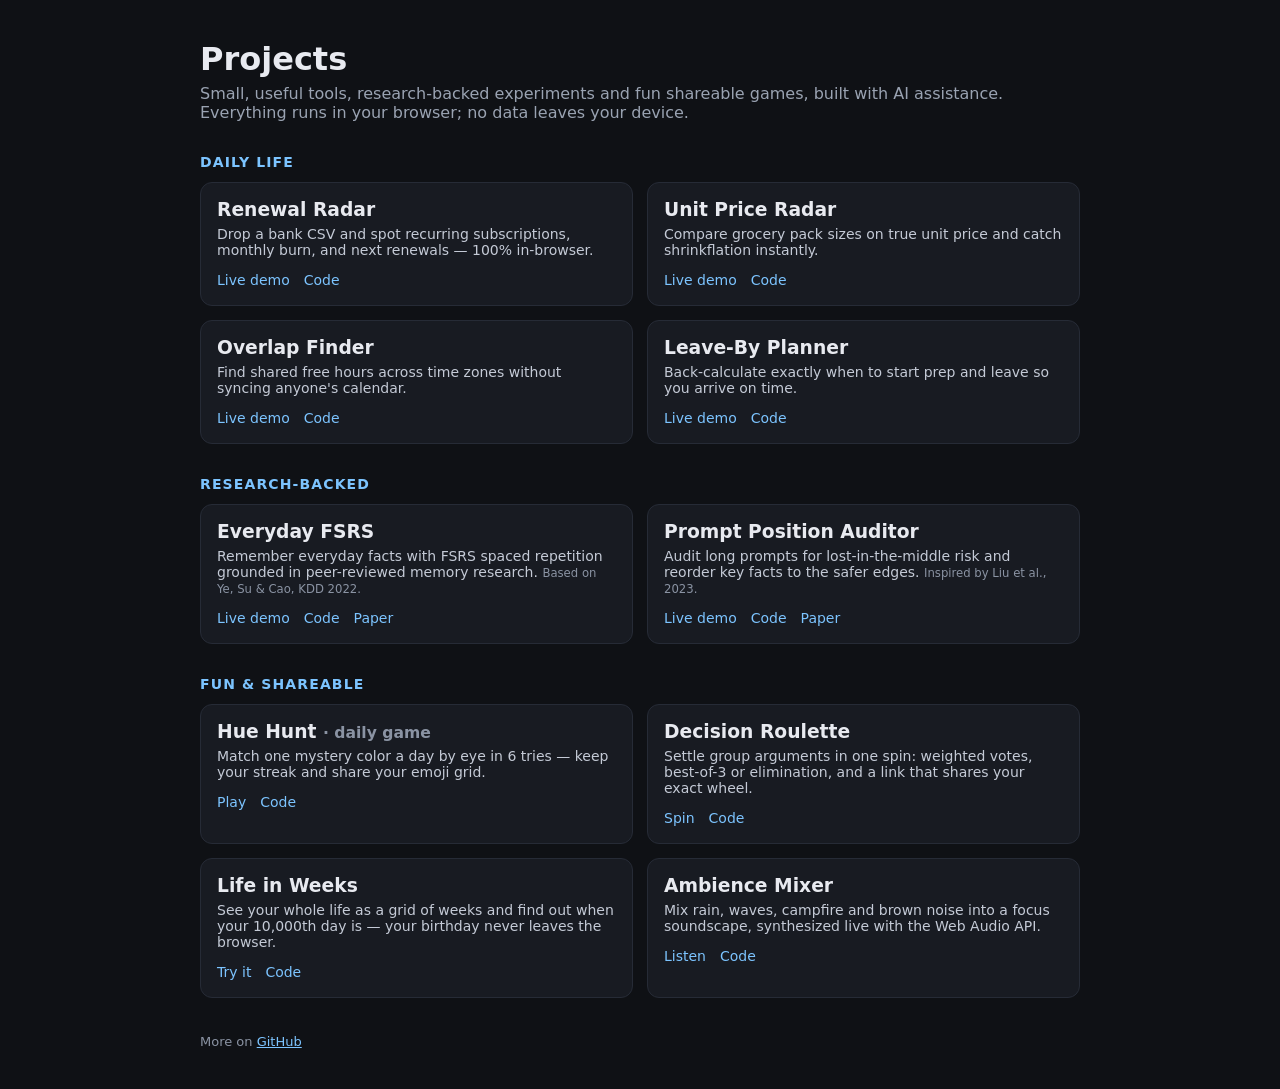
<file: index.html>
<!doctype html><html lang="en"><head><meta charset="utf-8"><meta name="viewport" content="width=device-width,initial-scale=1"><title>Projects · gvggo</title><meta name="description" content="10 small web apps by gvggo: daily-life tools, research-backed experiments, and fun shareable games. Everything runs in your browser."><meta property="og:title" content="Projects · gvggo"><meta property="og:description" content="Daily-life tools, research-backed experiments, and fun shareable games — all running in your browser."><meta property="og:url" content="https://gvggo.github.io/"><meta property="og:image" content="https://gvggo.github.io/hue-hunt/og.png"><meta name="twitter:card" content="summary_large_image">
<style>body{font-family:system-ui,sans-serif;background:#0f1115;color:#e8eaf0;margin:0}main{max-width:880px;margin:0 auto;padding:40px 20px}h1{margin:0 0 6px}p.s{color:#9aa3b2;margin:0 0 28px}h2{font-size:14px;text-transform:uppercase;letter-spacing:.08em;color:#7cc4ff;margin:32px 0 12px}.g{display:grid;grid-template-columns:repeat(auto-fit,minmax(380px,1fr));gap:14px}.c{background:#181b22;border:1px solid #262b36;border-radius:12px;padding:16px}.c h3{margin:0 0 6px}.c p{margin:0 0 12px;color:#c4cad6;font-size:14px}.c a{color:#7cc4ff;margin-right:14px;font-size:14px;text-decoration:none}.c a:hover{text-decoration:underline}small{color:#8a93a3}footer{margin-top:36px;color:#8a93a3;font-size:13px}</style></head><body><main>
<h1>Projects</h1><p class="s">Small, useful tools, research-backed experiments and fun shareable games, built with AI assistance. Everything runs in your browser; no data leaves your device.</p>
<h2>Daily life</h2><div class="g">
<div class="c"><h3>Renewal Radar</h3><p>Drop a bank CSV and spot recurring subscriptions, monthly burn, and next renewals — 100% in-browser.</p><a href="https://gvggo.github.io/renewal-radar/">Live demo</a><a href="https://github.com/gvggo/renewal-radar">Code</a></div>
<div class="c"><h3>Unit Price Radar</h3><p>Compare grocery pack sizes on true unit price and catch shrinkflation instantly.</p><a href="https://gvggo.github.io/unit-price-radar/">Live demo</a><a href="https://github.com/gvggo/unit-price-radar">Code</a></div>
<div class="c"><h3>Overlap Finder</h3><p>Find shared free hours across time zones without syncing anyone's calendar.</p><a href="https://gvggo.github.io/timezone-overlap/">Live demo</a><a href="https://github.com/gvggo/timezone-overlap">Code</a></div>
<div class="c"><h3>Leave-By Planner</h3><p>Back-calculate exactly when to start prep and leave so you arrive on time.</p><a href="https://gvggo.github.io/leave-by-planner/">Live demo</a><a href="https://github.com/gvggo/leave-by-planner">Code</a></div></div>
<h2>Research-backed</h2><div class="g">
<div class="c"><h3>Everyday FSRS</h3><p>Remember everyday facts with FSRS spaced repetition grounded in peer-reviewed memory research. <small>Based on Ye, Su &amp; Cao, KDD 2022.</small></p><a href="https://gvggo.github.io/everyday-fsrs/">Live demo</a><a href="https://github.com/gvggo/everyday-fsrs">Code</a><a href="https://doi.org/10.1145/3534678.3539081">Paper</a></div>
<div class="c"><h3>Prompt Position Auditor</h3><p>Audit long prompts for lost-in-the-middle risk and reorder key facts to the safer edges. <small>Inspired by Liu et al., 2023.</small></p><a href="https://gvggo.github.io/prompt-position-auditor/">Live demo</a><a href="https://github.com/gvggo/prompt-position-auditor">Code</a><a href="https://arxiv.org/abs/2307.03172">Paper</a></div></div>
<h2>Fun &amp; shareable</h2><div class="g">
<div class="c"><h3>Hue Hunt <small>· daily game</small></h3><p>Match one mystery color a day by eye in 6 tries — keep your streak and share your emoji grid.</p><a href="https://gvggo.github.io/hue-hunt/">Play</a><a href="https://github.com/gvggo/hue-hunt">Code</a></div>
<div class="c"><h3>Decision Roulette</h3><p>Settle group arguments in one spin: weighted votes, best-of-3 or elimination, and a link that shares your exact wheel.</p><a href="https://gvggo.github.io/decision-roulette/">Spin</a><a href="https://github.com/gvggo/decision-roulette">Code</a></div>
<div class="c"><h3>Life in Weeks</h3><p>See your whole life as a grid of weeks and find out when your 10,000th day is — your birthday never leaves the browser.</p><a href="https://gvggo.github.io/life-in-weeks/">Try it</a><a href="https://github.com/gvggo/life-in-weeks">Code</a></div>
<div class="c"><h3>Ambience Mixer</h3><p>Mix rain, waves, campfire and brown noise into a focus soundscape, synthesized live with the Web Audio API.</p><a href="https://gvggo.github.io/ambience-mixer/">Listen</a><a href="https://github.com/gvggo/gvggo.github.io/tree/main/ambience-mixer">Code</a></div></div>
<footer>More on <a style="color:#7cc4ff" href="https://github.com/gvggo">GitHub</a></footer></main></body></html>
</file>
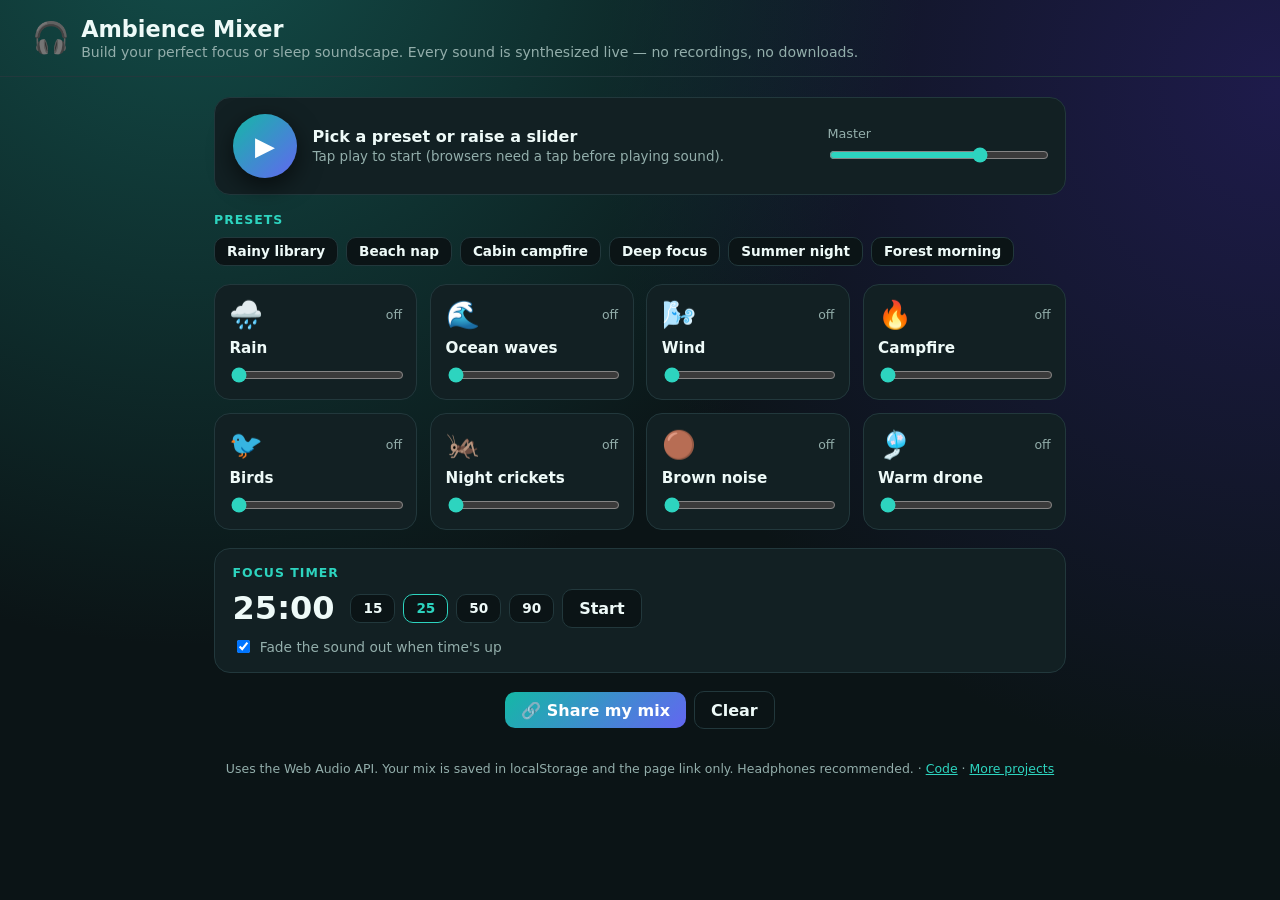
<file: ambience-mixer/index.html>
<!DOCTYPE html>
<html lang="en">
<head>
  <meta charset="UTF-8" />
  <meta name="viewport" content="width=device-width, initial-scale=1" />
  <title>Ambience Mixer — mix rain, fire, waves &amp; focus</title>
  <meta name="description" content="Mix your own focus or sleep soundscape — rain, ocean, campfire, birds, crickets, brown noise — all generated live in your browser. Share your mix with one link." />
  <meta property="og:type" content="website" />
  <meta property="og:title" content="Ambience Mixer — make your own focus soundscape" />
  <meta property="og:description" content="Rain + campfire + brown noise? Mix it, set a focus timer, share the exact mix with a link. Every sound is synthesized live — no audio files." />
  <meta property="og:url" content="https://gvggo.github.io/ambience-mixer/" />
  <meta property="og:image" content="https://gvggo.github.io/ambience-mixer/og.png" />
  <meta name="twitter:card" content="summary_large_image" />
  <meta name="theme-color" content="#0b1416" />
  <link rel="icon" href="data:image/svg+xml,<svg xmlns='http://www.w3.org/2000/svg' viewBox='0 0 100 100'><text y='.9em' font-size='90'>🎧</text></svg>" />
  <link rel="stylesheet" href="styles.css" />
</head>
<body>
  <header class="top">
    <div class="brand"><span class="logo">🎧</span><div><h1>Ambience Mixer</h1><p class="tag">Build your perfect focus or sleep soundscape. Every sound is synthesized live — no recordings, no downloads.</p></div></div>
  </header>
  <main>
    <section class="card player">
      <button class="play" id="playBtn" aria-label="Play">▶</button>
      <div class="now"><b id="mixName">Pick a preset or raise a slider</b><span class="hint" id="status">Tap play to start (browsers need a tap before playing sound).</span></div>
      <label class="master">Master <input type="range" id="master" min="0" max="100" value="70" /></label>
    </section>
    <section>
      <h2>Presets</h2>
      <div class="row wrap" id="presets"></div>
    </section>
    <section class="grid" id="sounds"></section>
    <section class="card timer">
      <h2>Focus timer</h2>
      <div class="row wrap">
        <span class="clock" id="clock">25:00</span>
        <button class="btn chip" data-min="15">15</button><button class="btn chip" data-min="25">25</button><button class="btn chip" data-min="50">50</button><button class="btn chip" data-min="90">90</button>
        <button class="btn" id="timerBtn">Start</button>
      </div>
      <label class="inline"><input type="checkbox" id="fadeOut" checked /> Fade the sound out when time's up</label>
    </section>
    <div class="row center">
      <button class="btn primary" id="shareBtn">🔗 Share my mix</button>
      <button class="btn ghost" id="clearBtn">Clear</button>
    </div>
  </main>
  <div class="toast" id="toast" hidden></div>
  <footer>Uses the Web Audio API. Your mix is saved in localStorage and the page link only. Headphones recommended. · <a href="https://github.com/gvggo/gvggo.github.io/tree/main/ambience-mixer">Code</a> · <a href="https://gvggo.github.io/">More projects</a></footer>
  <script src="logic.js"></script>
  <script src="app.js"></script>
</body>
</html>
</file>
<file: ambience-mixer/styles.css>
:root{--bg:#0b1416;--card:#122023;--line:#22383c;--text:#eefaf8;--muted:#93aeab;--accent:#2dd4bf;font-family:ui-sans-serif,system-ui,-apple-system,"Segoe UI",sans-serif}
*{box-sizing:border-box}body{margin:0;min-height:100vh;background:radial-gradient(circle at 15% -10%,#134e4a 0,transparent 50%),radial-gradient(circle at 100% 10%,#1e1b4b 0,transparent 45%),var(--bg);color:var(--text)}
.top{padding:1rem clamp(1rem,4vw,2rem);border-bottom:1px solid var(--line)}.brand{display:flex;gap:.7rem;align-items:center}.logo{font-size:1.9rem}h1{margin:0;font-size:1.4rem}.tag{margin:.15rem 0 0;color:var(--muted);font-size:.88rem}
h2{font-size:.78rem;text-transform:uppercase;letter-spacing:.08em;color:var(--accent);margin:0 0 .6rem}
main{max-width:900px;margin:0 auto;padding:1.2rem clamp(.8rem,3vw,1.5rem) 2rem;display:grid;gap:1.1rem}
.card{background:var(--card);border:1px solid var(--line);border-radius:16px;padding:1rem 1.1rem}
.player{display:grid;grid-template-columns:auto 1fr minmax(140px,220px);gap:1rem;align-items:center}
@media(max-width:620px){.player{grid-template-columns:auto 1fr}.master{grid-column:1/-1}}
.play{width:64px;height:64px;border-radius:50%;border:0;background:linear-gradient(135deg,#14b8a6,#6366f1);color:#fff;font-size:1.6rem;cursor:pointer;box-shadow:0 8px 24px #0009}
.play.on{animation:pulse 2.4s ease-in-out infinite}@keyframes pulse{50%{box-shadow:0 0 0 12px #2dd4bf22,0 8px 24px #0009}}
.now{display:grid;gap:.2rem}.master{display:grid;gap:.3rem;font-size:.8rem;color:var(--muted)}
.grid{display:grid;grid-template-columns:repeat(auto-fill,minmax(190px,1fr));gap:.8rem}
.snd{background:var(--card);border:1px solid var(--line);border-radius:16px;padding:.9rem;display:grid;gap:.5rem;transition:border-color .2s,background .2s}
.snd.active{border-color:var(--accent);background:linear-gradient(180deg,#134e4a66,var(--card))}
.snd .head{display:flex;justify-content:space-between;align-items:center}.snd .em{font-size:1.7rem}.snd b{font-size:.95rem}.snd .v{color:var(--muted);font-size:.78rem;font-variant-numeric:tabular-nums}
input[type=range]{width:100%;accent-color:var(--accent)}
.row{display:flex;gap:.5rem;align-items:center}.wrap{flex-wrap:wrap}.center{justify-content:center}
.btn{border:1px solid var(--line);background:#0b1416;color:var(--text);border-radius:10px;padding:.55rem 1rem;font:inherit;font-weight:650;cursor:pointer}.btn.primary{background:linear-gradient(135deg,#14b8a6,#6366f1);border:0;color:#fff}.btn.ghost{background:transparent}.chip{padding:.35rem .75rem;font-size:.85rem}.chip.sel{border-color:var(--accent);color:var(--accent)}
.clock{font-size:2rem;font-weight:900;font-variant-numeric:tabular-nums;margin-right:.5rem}
.hint{color:var(--muted);font-size:.84rem}.inline{display:flex;gap:.45rem;align-items:center;font-size:.86rem;color:var(--muted);margin-top:.6rem}
.toast{position:fixed;left:50%;bottom:24px;transform:translateX(-50%);background:#fff;color:#111;padding:.6rem 1rem;border-radius:10px;font-weight:650;box-shadow:0 8px 20px #0008}
footer{text-align:center;color:var(--muted);font-size:.78rem;padding:0 1rem 2rem}footer a{color:var(--accent)}
</file>
